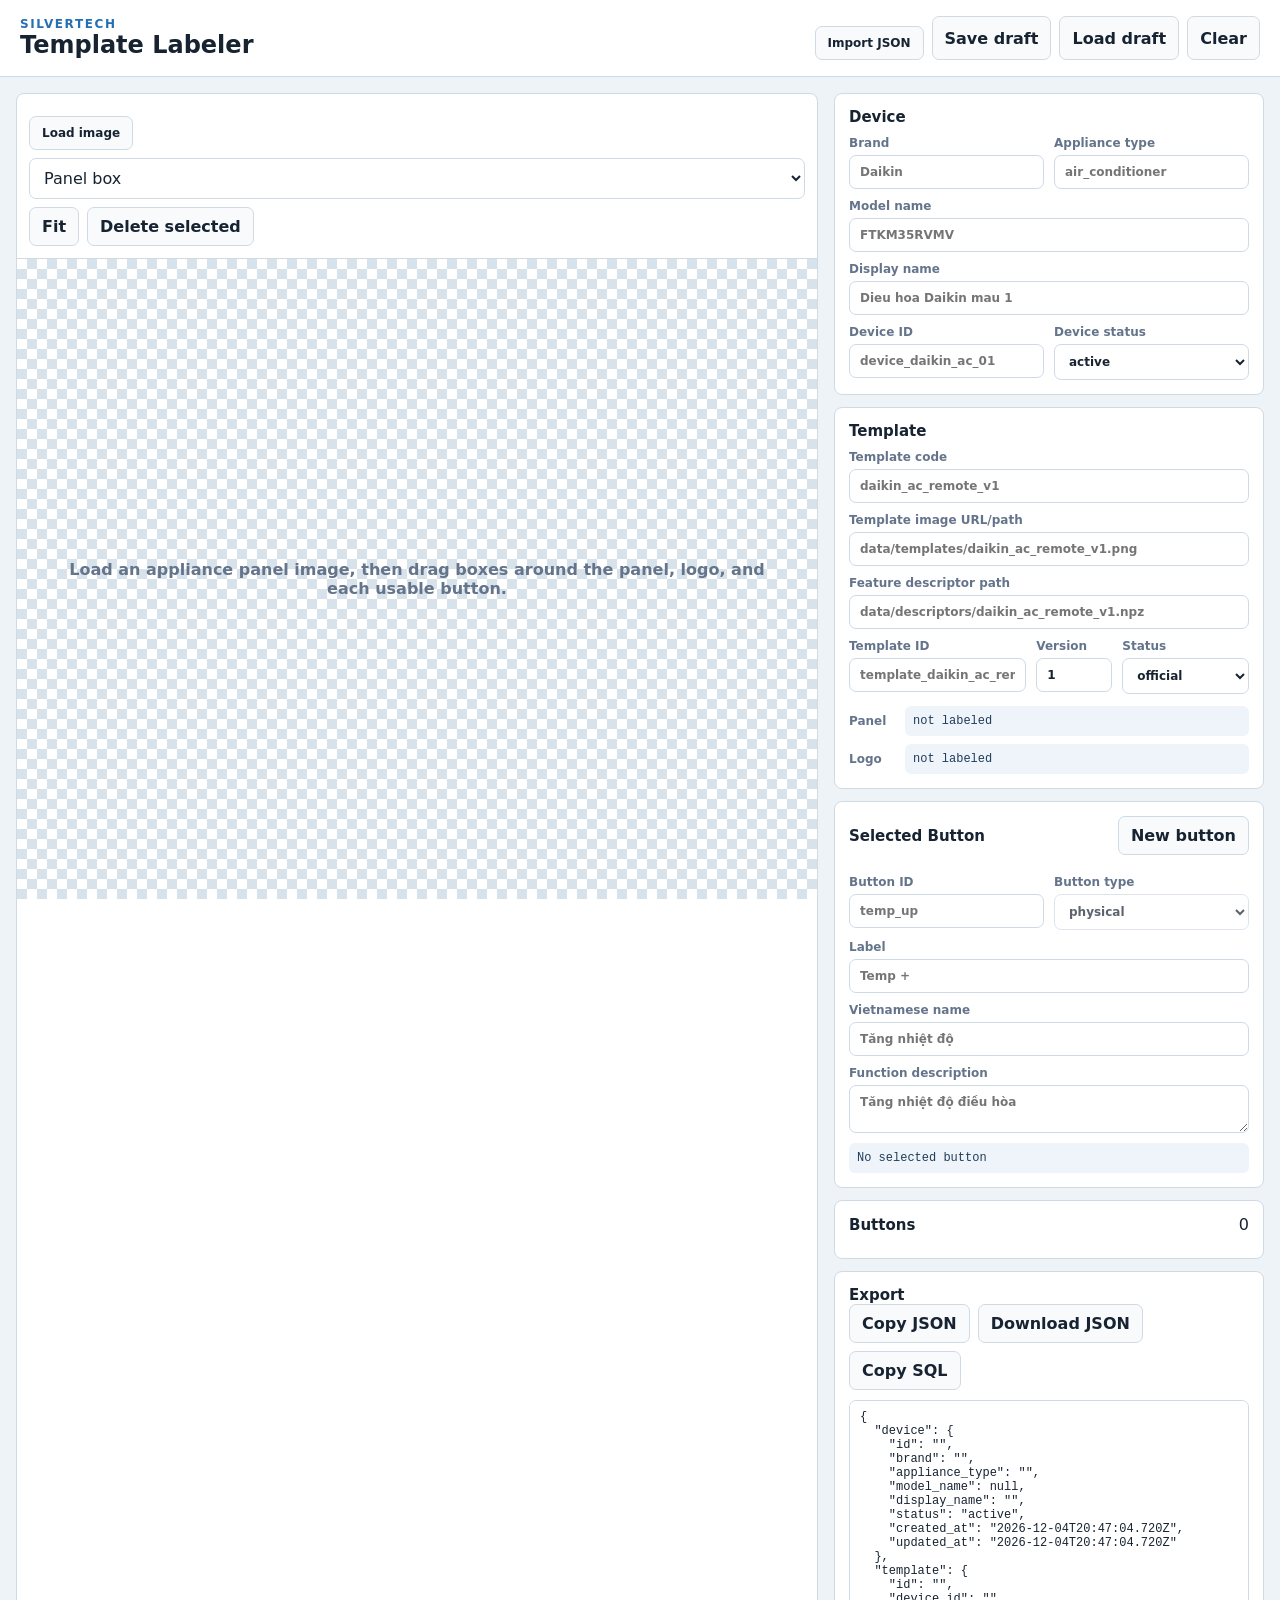
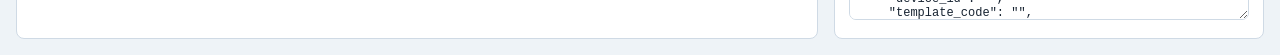
<file: label_web/index.html>
<!doctype html>
<html lang="en">
  <head>
    <meta charset="utf-8" />
    <meta name="viewport" content="width=device-width, initial-scale=1" />
    <title>SilverTech Template Labeler</title>
    <link rel="stylesheet" href="./styles.css" />
  </head>
  <body>
    <header class="topbar">
      <div>
        <div class="eyebrow">SilverTech</div>
        <h1>Template Labeler</h1>
      </div>
      <div class="actions">
        <label class="fileButton" title="Load an existing label JSON to edit bboxes">
          <input id="importJsonInput" type="file" accept=".json,application/json" />
          Import JSON
        </label>
        <button id="saveDraft" type="button">Save draft</button>
        <button id="loadDraft" type="button">Load draft</button>
        <button id="clearDraft" type="button">Clear</button>
      </div>
    </header>

    <main class="layout">
      <section class="workspace">
        <div class="toolbar">
          <label class="fileButton">
            <input id="imageInput" type="file" accept="image/*" />
            Load image
          </label>
          <select id="drawMode" aria-label="Draw mode">
            <option value="panel">Panel box</option>
            <option value="logo">Logo box</option>
            <option value="button">Button box</option>
          </select>
          <button id="fitImage" type="button">Fit</button>
          <button id="deleteSelected" type="button">Delete selected</button>
        </div>
        <div class="canvasShell">
          <canvas id="canvas" width="960" height="640"></canvas>
          <div id="emptyState" class="emptyState">
            Load an appliance panel image, then drag boxes around the panel,
            logo, and each usable button.
          </div>
        </div>
      </section>

      <aside class="side">
        <section class="panel">
          <h2>Device</h2>
          <div class="grid2">
            <label>
              Brand
              <input id="brand" placeholder="Daikin" />
            </label>
            <label>
              Appliance type
              <input id="applianceType" placeholder="air_conditioner" />
            </label>
          </div>
          <label>
            Model name
            <input id="modelName" placeholder="FTKM35RVMV" />
          </label>
          <label>
            Display name
            <input id="displayName" placeholder="Dieu hoa Daikin mau 1" />
          </label>
          <div class="grid2">
            <label>
              Device ID
              <input id="deviceId" placeholder="device_daikin_ac_01" />
            </label>
            <label>
              Device status
              <select id="deviceStatus">
                <option value="active">active</option>
                <option value="archived">archived</option>
              </select>
            </label>
          </div>
        </section>

        <section class="panel">
          <h2>Template</h2>
          <label>
            Template code
            <input id="templateCode" placeholder="daikin_ac_remote_v1" />
          </label>
          <label>
            Template image URL/path
            <input id="templateImageUrl" placeholder="data/templates/daikin_ac_remote_v1.png" />
          </label>
          <label>
            Feature descriptor path
            <input id="descriptorPath" placeholder="data/descriptors/daikin_ac_remote_v1.npz" />
          </label>
          <div class="grid3">
            <label>
              Template ID
              <input id="templateId" placeholder="template_daikin_ac_remote_v1" />
            </label>
            <label>
              Version
              <input id="version" type="number" min="1" value="1" />
            </label>
            <label>
              Status
              <select id="templateStatus">
                <option value="official">official</option>
                <option value="submitted">submitted</option>
                <option value="archived">archived</option>
              </select>
            </label>
          </div>
          <div class="boxReadout">
            <div><span>Panel</span><code id="panelReadout">not labeled</code></div>
            <div><span>Logo</span><code id="logoReadout">not labeled</code></div>
          </div>
        </section>

        <section class="panel">
          <div class="panelHeader">
            <h2>Selected Button</h2>
            <button id="newButton" type="button">New button</button>
          </div>
          <div class="grid2">
            <label>
              Button ID
              <input id="buttonId" placeholder="temp_up" />
            </label>
            <label>
              Button type
              <select id="buttonType">
                <option value="physical">physical</option>
                <option value="touch">touch</option>
                <option value="dial">dial</option>
                <option value="display">display</option>
                <option value="unknown">unknown</option>
              </select>
            </label>
          </div>
          <label>
            Label
            <input id="buttonLabel" placeholder="Temp +" />
          </label>
          <label>
            Vietnamese name
            <input id="buttonVietnameseName" placeholder="Tăng nhiệt độ" />
          </label>
          <label>
            Function description
            <textarea id="buttonDescription" rows="2" placeholder="Tăng nhiệt độ điều hòa"></textarea>
          </label>
          <code id="buttonBoxReadout" class="singleReadout">No selected button</code>
        </section>

        <section class="panel">
          <div class="panelHeader">
            <h2>Buttons</h2>
            <span id="buttonCount">0</span>
          </div>
          <div id="buttonList" class="buttonList"></div>
        </section>

        <section class="panel">
          <h2>Export</h2>
          <div class="exportActions">
            <button id="copyJson" type="button">Copy JSON</button>
            <button id="downloadJson" type="button">Download JSON</button>
            <button id="copySql" type="button">Copy SQL</button>
          </div>
          <textarea id="exportOutput" rows="12" spellcheck="false"></textarea>
        </section>
      </aside>
    </main>

    <script src="./boxes.js"></script>
    <script src="./app.js"></script>
  </body>
</html>
</file>
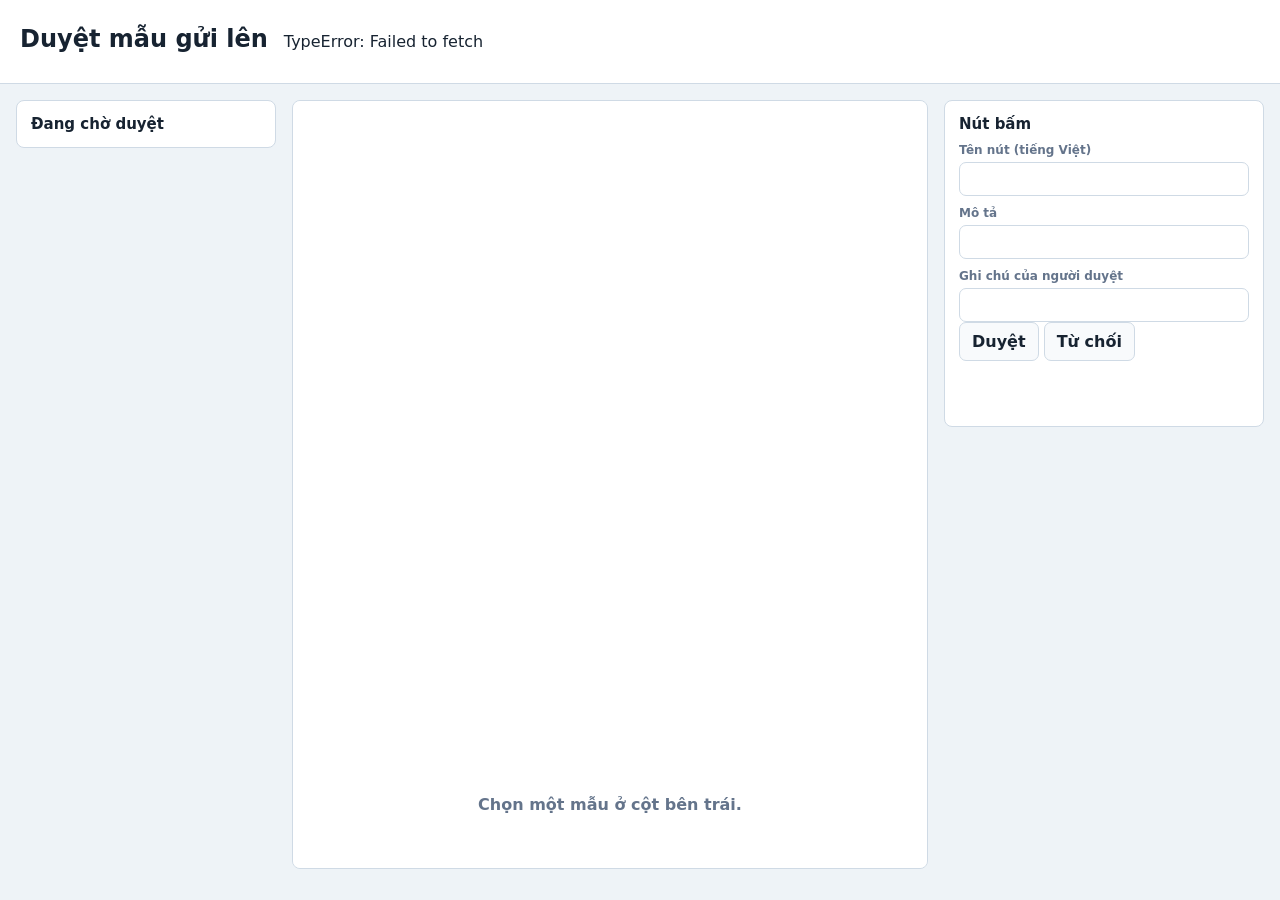
<file: label_web/review.html>
<!doctype html>
<html lang="vi">
  <head>
    <meta charset="utf-8" />
    <meta name="viewport" content="width=device-width, initial-scale=1" />
    <title>SilverTech — Duyệt mẫu gửi lên</title>
    <link rel="stylesheet" href="styles.css" />
    <style>
      main {
        display: grid;
        grid-template-columns: 260px minmax(0, 1fr) 320px;
        gap: 16px;
        padding: 16px;
        align-items: start;
      }
      header {
        display: flex;
        align-items: baseline;
        gap: 16px;
        padding: 16px 20px;
        background: var(--surface);
        border-bottom: 1px solid var(--line);
      }
      main > aside,
      main > section {
        background: var(--surface);
        border: 1px solid var(--line);
        border-radius: 8px;
        padding: 14px;
      }
      #queue,
      #buttonList {
        list-style: none;
        margin: 0;
        padding: 0;
        display: flex;
        flex-direction: column;
        gap: 8px;
      }
      #queue button,
      #buttonList button {
        width: 100%;
        text-align: left;
      }
      section {
        position: relative;
        min-height: 640px;
        overflow: auto;
      }
      #emptyState {
        color: var(--muted);
        font-weight: 750;
        padding: 40px;
        text-align: center;
      }
      canvas {
        display: block;
        touch-action: none;
      }
      #result {
        min-height: 1.2em;
        color: var(--muted);
        font-weight: 700;
      }
    </style>
  </head>
  <body>
    <header>
      <h1>Duyệt mẫu gửi lên</h1>
      <p id="connection"></p>
    </header>
    <main>
      <aside>
        <h2>Đang chờ duyệt</h2>
        <ul id="queue"></ul>
      </aside>
      <section>
        <canvas id="canvas" width="960" height="640"></canvas>
        <div id="emptyState">Chọn một mẫu ở cột bên trái.</div>
      </section>
      <aside>
        <h2>Nút bấm</h2>
        <ul id="buttonList"></ul>
        <label>Tên nút (tiếng Việt)<input id="buttonName" /></label>
        <label>Mô tả<input id="buttonUsage" /></label>
        <label>Ghi chú của người duyệt<input id="reviewerNote" /></label>
        <button id="accept">Duyệt</button>
        <button id="reject">Từ chối</button>
        <p id="result"></p>
      </aside>
    </main>
    <script src="boxes.js"></script>
    <script src="review.js"></script>
  </body>
</html>
</file>
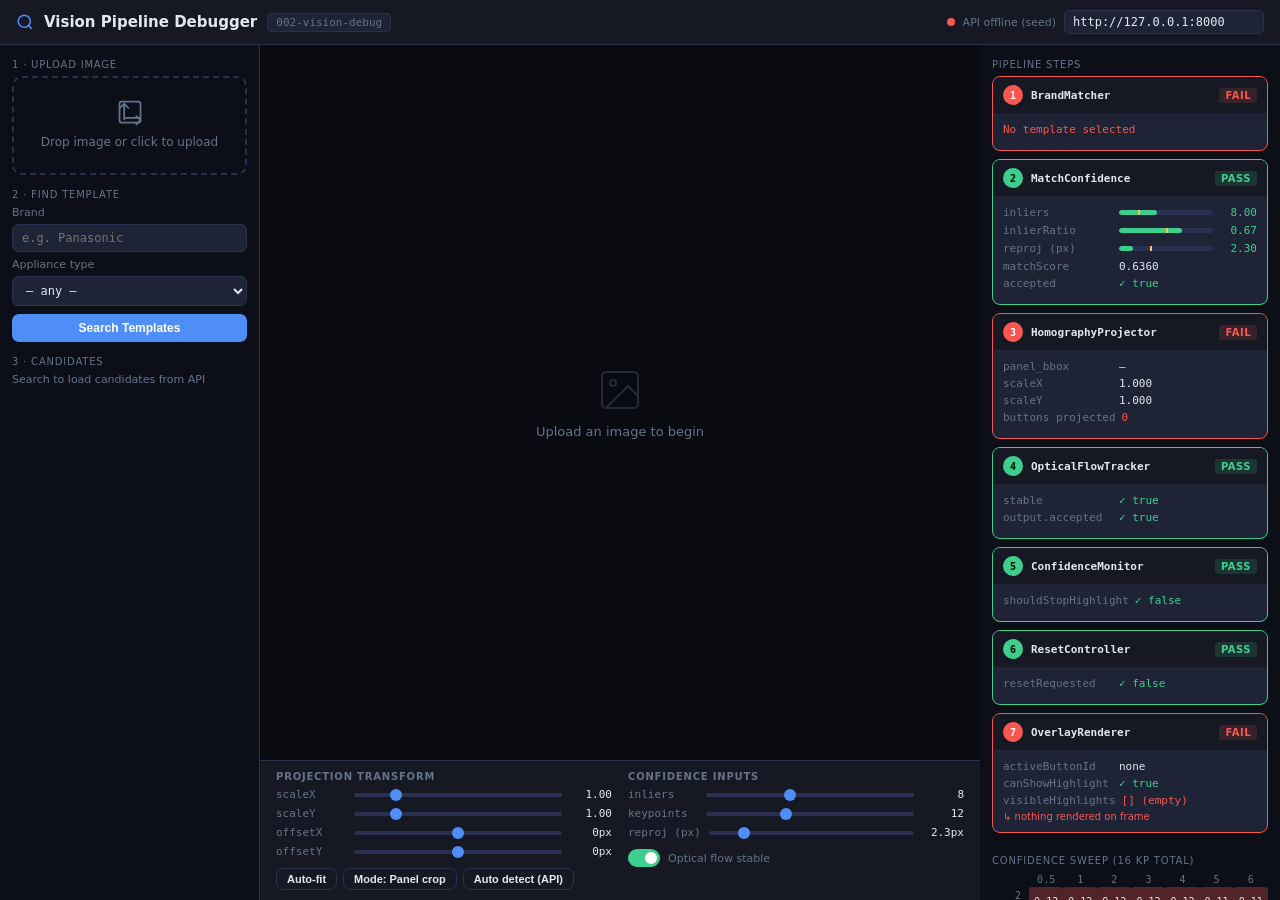
<file: apps/mobile/debug/vision_debugger.html>
<!DOCTYPE html>
<html lang="en">
<head>
<meta charset="UTF-8" />
<meta name="viewport" content="width=device-width, initial-scale=1.0" />
<title>SilverTech Vision Debugger</title>
<style>
:root {
  --bg: #0d0f18; --surface: #161923; --surface2: #1e2336;
  --border: #2a3050; --accent: #4f8ef7; --green: #3ecf8e;
  --red: #f7574f; --yellow: #f7c948; --purple: #a78bfa;
  --text: #e2e8f0; --muted: #64748b;
  --font: 'Segoe UI', system-ui, sans-serif; --mono: 'Cascadia Code','Fira Mono',monospace;
}
* { box-sizing: border-box; margin: 0; padding: 0; }
body { background: var(--bg); color: var(--text); font-family: var(--font); font-size: 13px; height: 100vh; display: flex; flex-direction: column; overflow: hidden; }

/* ── Header ── */
header {
  display: flex; align-items: center; gap: 10px; padding: 10px 16px;
  background: var(--surface); border-bottom: 1px solid var(--border);
  flex-shrink: 0;
}
header h1 { font-size: 15px; font-weight: 600; }
.badge { font-size: 11px; background: var(--surface2); border: 1px solid var(--border); border-radius: 4px; padding: 2px 8px; color: var(--muted); font-family: var(--mono); }
.api-status { margin-left: auto; display: flex; align-items: center; gap: 8px; }
.dot { width: 8px; height: 8px; border-radius: 50%; background: var(--muted); }
.dot.ok { background: var(--green); }
.dot.err { background: var(--red); }
#api-url { background: var(--surface2); border: 1px solid var(--border); border-radius: 5px; color: var(--text); padding: 4px 8px; font-size: 12px; font-family: var(--mono); width: 200px; outline: none; }
#api-url:focus { border-color: var(--accent); }

/* ── Body layout ── */
.body { display: grid; grid-template-columns: 260px 1fr 300px; flex: 1; overflow: hidden; }

/* ── Shared panel ── */
.panel { border-right: 1px solid var(--border); overflow-y: auto; padding: 14px 12px; display: flex; flex-direction: column; gap: 14px; }
.panel:last-child { border-right: none; }
.section-title { font-size: 10px; text-transform: uppercase; letter-spacing: .08em; color: var(--muted); margin-bottom: 6px; }

/* ── Form elements ── */
.field { display: flex; flex-direction: column; gap: 5px; }
.field label { font-size: 11px; color: var(--muted); display: flex; justify-content: space-between; }
.field label span { color: var(--text); font-family: var(--mono); }
input[type=text], select, input[type=number] {
  background: var(--surface2); border: 1px solid var(--border); border-radius: 6px;
  color: var(--text); padding: 6px 9px; font-size: 12px; font-family: var(--mono); outline: none; width: 100%;
}
input[type=text]:focus, select:focus { border-color: var(--accent); }
input[type=range] { -webkit-appearance: none; width: 100%; height: 4px; background: var(--border); border-radius: 2px; outline: none; }
input[type=range]::-webkit-slider-thumb { -webkit-appearance: none; width: 12px; height: 12px; background: var(--accent); border-radius: 50%; cursor: pointer; }

/* ── Buttons ── */
.btn { background: var(--accent); color: white; border: none; border-radius: 7px; padding: 7px 12px; font-size: 12px; font-weight: 600; cursor: pointer; transition: opacity .15s; width: 100%; }
.btn:hover { opacity: .85; }
.btn.ghost { background: transparent; border: 1px solid var(--border); color: var(--text); }
.btn.danger { background: var(--red); }
.btn.success { background: var(--green); color: #000; }
.btn.sm { padding: 4px 10px; font-size: 11px; width: auto; }

/* ── Upload zone ── */
.upload-zone {
  border: 2px dashed var(--border); border-radius: 10px; padding: 20px 10px;
  text-align: center; cursor: pointer; transition: border-color .2s, background .2s;
  color: var(--muted); font-size: 12px;
}
.upload-zone:hover, .upload-zone.drag { border-color: var(--accent); background: rgba(79,142,247,.05); }
.upload-zone input { display: none; }

/* ── Candidate cards ── */
.candidate-card {
  background: var(--surface2); border: 1px solid var(--border); border-radius: 8px;
  padding: 8px 10px; cursor: pointer; transition: border-color .15s;
}
.candidate-card:hover { border-color: var(--accent); }
.candidate-card.selected { border-color: var(--green); background: rgba(62,207,142,.06); }
.card-brand { font-weight: 600; font-size: 12px; }
.card-sub { font-size: 11px; color: var(--muted); margin-top: 2px; font-family: var(--mono); }
.card-id { font-size: 10px; color: var(--muted); margin-top: 3px; font-family: var(--mono); }

/* ── Button list ── */
.btn-item {
  display: flex; align-items: center; gap: 8px; padding: 5px 8px;
  border-radius: 6px; cursor: pointer; transition: background .1s;
}
.btn-item:hover { background: var(--surface2); }
.btn-item.active { background: rgba(79,142,247,.12); }
.btn-dot { width: 8px; height: 8px; border-radius: 2px; flex-shrink: 0; }
.btn-item-id { font-family: var(--mono); font-size: 11px; flex: 1; }
.btn-item-label { font-size: 11px; color: var(--muted); }

/* ── Main canvas area ── */
.main { display: flex; flex-direction: column; overflow: hidden; }
.canvas-wrap {
  flex: 1; position: relative; background: #0a0b11; overflow: hidden;
  display: flex; align-items: center; justify-content: center;
}
#main-canvas { max-width: 100%; max-height: 100%; display: block; cursor: crosshair; }
.canvas-placeholder {
  display: flex; flex-direction: column; align-items: center; gap: 10px;
  color: var(--muted); font-size: 13px;
}
.canvas-placeholder svg { opacity: .3; }

/* ── Controls bar below canvas ── */
.controls-bar {
  flex-shrink: 0; background: var(--surface); border-top: 1px solid var(--border);
  padding: 10px 16px; display: grid; grid-template-columns: 1fr 1fr; gap: 16px;
}
.ctrl-group { display: flex; flex-direction: column; gap: 6px; }
.ctrl-group h3 { font-size: 10px; text-transform: uppercase; letter-spacing: .08em; color: var(--muted); }
.slider-row { display: flex; align-items: center; gap: 8px; }
.slider-row label { font-size: 11px; color: var(--muted); font-family: var(--mono); min-width: 70px; }
.slider-row input[type=range] { flex: 1; }
.slider-row span { font-family: var(--mono); font-size: 11px; min-width: 42px; text-align: right; color: var(--text); }
.toggle-row { display: flex; align-items: center; gap: 8px; }
.toggle { position: relative; width: 32px; height: 18px; }
.toggle input { opacity: 0; width: 0; height: 0; }
.slider-t { position: absolute; inset: 0; background: var(--border); border-radius: 18px; cursor: pointer; transition: .2s; }
.slider-t:before { content:''; position:absolute; width:12px; height:12px; left:3px; top:3px; background:white; border-radius:50%; transition:.2s; }
input:checked + .slider-t { background: var(--green); }
input:checked + .slider-t:before { transform: translateX(14px); }

/* ── Right pipeline panel ── */
.step-card { background: var(--surface2); border: 1px solid var(--border); border-radius: 8px; overflow: hidden; opacity: .5; transition: opacity .2s, border-color .2s; margin-bottom: 8px; }
.step-card.active { opacity: 1; }
.step-card.pass { border-color: var(--green); }
.step-card.fail { border-color: var(--red); }
.step-head { display: flex; align-items: center; gap: 8px; padding: 8px 10px; background: var(--surface); cursor: pointer; user-select: none; }
.step-n { width: 20px; height: 20px; border-radius: 50%; background: var(--border); font-size: 10px; font-weight: 700; display: flex; align-items: center; justify-content: center; flex-shrink: 0; font-family: var(--mono); color: var(--muted); }
.step-card.pass .step-n { background: var(--green); color: #000; }
.step-card.fail .step-n { background: var(--red); color: #fff; }
.step-t { flex: 1; font-size: 11px; font-weight: 600; font-family: var(--mono); }
.step-v { font-size: 10px; font-weight: 700; letter-spacing: .05em; padding: 2px 6px; border-radius: 3px; }
.step-card.pass .step-v { background: rgba(62,207,142,.15); color: var(--green); }
.step-card.fail .step-v { background: rgba(247,87,79,.15); color: var(--red); }
.step-body { padding: 10px; display: none; font-size: 11px; }
.step-body.open { display: block; }
.kv { display: flex; gap: 6px; margin-bottom: 4px; }
.kv-k { color: var(--muted); font-family: var(--mono); min-width: 110px; }
.kv-v { font-family: var(--mono); }
.ok { color: var(--green); } .bad { color: var(--red); } .warn { color: var(--yellow); }

.bar-row { display: flex; align-items: center; gap: 6px; margin-bottom: 5px; }
.bar-k { color: var(--muted); font-family: var(--mono); font-size: 11px; min-width: 110px; }
.bar-track { flex: 1; height: 5px; background: var(--border); border-radius: 3px; position: relative; overflow: hidden; }
.bar-fill { height: 100%; border-radius: 3px; transition: width .3s; }
.bar-fill.ok { background: var(--green); }
.bar-fill.bad { background: var(--red); }
.bar-thresh { position: absolute; top: -1px; bottom: -1px; width: 2px; background: var(--yellow); border-radius: 1px; }
.bar-v { font-family: var(--mono); font-size: 11px; min-width: 38px; text-align: right; }

/* ── Sweep ── */
table.heatmap { border-collapse: collapse; font-family: var(--mono); font-size: 10px; width: 100%; }
table.heatmap th { color: var(--muted); font-weight: 500; padding: 2px 5px; text-align: center; }
table.heatmap td { padding: 3px 5px; text-align: center; border-radius: 3px; cursor: default; }
table.heatmap .rh { color: var(--muted); text-align: right; padding-right: 8px; white-space: nowrap; }

/* ── Tooltip ── */
#tooltip {
  position: fixed; background: var(--surface); border: 1px solid var(--border);
  border-radius: 8px; padding: 8px 12px; font-size: 12px; pointer-events: none;
  display: none; z-index: 100; max-width: 220px; line-height: 1.6;
  box-shadow: 0 4px 20px rgba(0,0,0,.4);
}
</style>
</head>
<body>

<!-- ── Header ── -->
<header>
  <svg width="18" height="18" viewBox="0 0 24 24" fill="none" stroke="#4f8ef7" stroke-width="2">
    <circle cx="11" cy="11" r="8"/><path d="m21 21-4.35-4.35"/>
  </svg>
  <h1>Vision Pipeline Debugger</h1>
  <span class="badge">002-vision-debug</span>
  <div class="api-status">
    <div class="dot" id="api-dot"></div>
    <span id="api-label" style="font-size:11px;color:var(--muted)">API</span>
    <input type="text" id="api-url" value="http://127.0.0.1:8000" onchange="checkApi()" />
  </div>
</header>

<div class="body">

  <!-- ── Left panel: image + template selection ── -->
  <div class="panel" id="left-panel">
    <div>
      <div class="section-title">1 · Upload Image</div>
      <div class="upload-zone" id="drop-zone" onclick="document.getElementById('file-input').click()"
           ondragover="e=>e.preventDefault()" ondrop="handleDrop(event)">
        <input type="file" id="file-input" accept="image/*" onchange="handleFile(this.files[0])" />
        <svg width="28" height="28" viewBox="0 0 24 24" fill="none" stroke="currentColor" stroke-width="1.5" style="margin:0 auto 6px">
          <rect x="3" y="3" width="18" height="18" rx="2"/><path d="m3 9 4-4 4 4M7 5v14M17 15l4 4-4 4M21 17H7"/>
        </svg>
        <div>Drop image or click to upload</div>
        <div id="file-name" style="font-family:var(--mono);font-size:10px;margin-top:4px;color:var(--accent)"></div>
      </div>
    </div>

    <div>
      <div class="section-title">2 · Find Template</div>
      <div class="field" style="margin-bottom:6px">
        <label>Brand</label>
        <input type="text" id="filter-brand" placeholder="e.g. Panasonic" />
      </div>
      <div class="field" style="margin-bottom:8px">
        <label>Appliance type</label>
        <select id="filter-type">
          <option value="">— any —</option>
          <option value="washing_machine">Washing machine</option>
          <option value="microwave">Microwave</option>
          <option value="air_conditioner">Air conditioner</option>
          <option value="refrigerator">Refrigerator</option>
        </select>
      </div>
      <button class="btn" onclick="findCandidates()">Search Templates</button>
    </div>

    <div>
      <div class="section-title">3 · Candidates</div>
      <div id="candidates-list">
        <div style="font-size:11px;color:var(--muted)">Search to load candidates from API</div>
      </div>
    </div>

    <div id="template-detail-section" style="display:none">
      <div class="section-title">Selected template</div>
      <div id="template-detail"></div>
    </div>

    <div id="button-list-section" style="display:none">
      <div class="section-title">Buttons <span id="btn-count" style="color:var(--muted)"></span></div>
      <div id="button-list"></div>
    </div>

    <div id="ref-section" style="display:none">
      <div class="section-title">Reference — bboxes in DB</div>
      <canvas id="ref-canvas" style="width:100%;border-radius:6px;border:1px solid var(--border);background:#0a0b11;display:block;cursor:crosshair"
              onmousemove="handleRefHover(event)" onmouseleave="hideTooltip()"></canvas>
      <p style="font-size:10px;color:var(--muted);margin-top:4px">Gold = panel_bbox · Red = logo · Colored = buttons · Hover for details</p>
    </div>
  </div>

  <!-- ── Center: canvas + controls ── -->
  <div class="main">
    <div class="canvas-wrap" id="canvas-wrap">
      <div class="canvas-placeholder" id="placeholder">
        <svg width="48" height="48" viewBox="0 0 24 24" fill="none" stroke="currentColor" stroke-width="1">
          <rect x="3" y="3" width="18" height="18" rx="2"/>
          <circle cx="8.5" cy="8.5" r="1.5"/>
          <path d="m21 15-5-5L5 21"/>
        </svg>
        <div>Upload an image to begin</div>
      </div>
      <canvas id="main-canvas" style="display:none" onmousemove="handleHover(event)" onmouseleave="hideTooltip()"></canvas>
    </div>

    <div class="controls-bar">
      <div class="ctrl-group">
        <h3>Projection Transform</h3>
        <div class="slider-row">
          <label>scaleX</label>
          <input type="range" id="sX" min="0.1" max="5" step="0.01" value="1"
            oninput="setSliderLabel('sX','lsX',v=>v.toFixed(2));redraw()" />
          <span id="lsX">1.00</span>
        </div>
        <div class="slider-row">
          <label>scaleY</label>
          <input type="range" id="sY" min="0.1" max="5" step="0.01" value="1"
            oninput="setSliderLabel('sY','lsY',v=>v.toFixed(2));redraw()" />
          <span id="lsY">1.00</span>
        </div>
        <div class="slider-row">
          <label>offsetX</label>
          <input type="range" id="oX" min="-400" max="400" value="0"
            oninput="setSliderLabel('oX','loX',v=>Math.round(v)+'px');redraw()" />
          <span id="loX">0px</span>
        </div>
        <div class="slider-row">
          <label>offsetY</label>
          <input type="range" id="oY" min="-400" max="400" value="0"
            oninput="setSliderLabel('oY','loY',v=>Math.round(v)+'px');redraw()" />
          <span id="loY">0px</span>
        </div>
        <div style="display:flex;gap:6px;margin-top:4px">
          <button class="btn ghost sm" onclick="autoFit()">Auto-fit</button>
          <button class="btn ghost sm" id="mode-btn" onclick="toggleMode()" title="Panel crop: uploaded image shows only the panel region. Full template: uploaded image is the original full-res template file. Logo anchor: drag a box over the brand logo; buttons are placed from logo-relative offsets.">Mode: Panel crop</button>
          <button class="btn ghost sm" id="auto-detect-btn" onclick="autoDetectLogo()" title="Send the uploaded photo to POST /api/vision/logo-anchor: server detects the logo (multi-scale matchTemplate) and refines with ORB homography.">Auto detect (API)</button>
          <span id="tier-badge" style="display:none;font-family:var(--mono);font-size:10px;padding:2px 8px;border-radius:10px;border:1px solid var(--border)"></span>
        </div>
      </div>

      <div class="ctrl-group">
        <h3>Confidence Inputs</h3>
        <div class="slider-row">
          <label>inliers</label>
          <input type="range" id="ci" min="0" max="20" value="8"
            oninput="setSliderLabel('ci','lci',v=>Math.round(v));runPipeline()" />
          <span id="lci">8</span>
        </div>
        <div class="slider-row">
          <label>keypoints</label>
          <input type="range" id="ck" min="1" max="30" value="12"
            oninput="setSliderLabel('ck','lck',v=>Math.round(v));runPipeline()" />
          <span id="lck">12</span>
        </div>
        <div class="slider-row">
          <label>reproj (px)</label>
          <input type="range" id="cr" min="0" max="15" step="0.1" value="2.3"
            oninput="setSliderLabel('cr','lcr',v=>parseFloat(v).toFixed(1)+'px');runPipeline()" />
          <span id="lcr">2.3px</span>
        </div>
        <div class="toggle-row" style="margin-top:4px">
          <label class="toggle">
            <input type="checkbox" id="stable" checked onchange="runPipeline()" />
            <span class="slider-t"></span>
          </label>
          <span style="font-size:11px;color:var(--muted)">Optical flow stable</span>
        </div>
      </div>
    </div>
  </div>

  <!-- ── Right: pipeline + sweep ── -->
  <div class="panel">
    <div>
      <div class="section-title">Pipeline Steps</div>

      <div class="step-card active" id="step1">
        <div class="step-head" onclick="toggleStep('sb1')">
          <div class="step-n">1</div>
          <div class="step-t">BrandMatcher</div>
          <div class="step-v" id="sv1">—</div>
        </div>
        <div class="step-body open" id="sb1"></div>
      </div>

      <div class="step-card active" id="step2">
        <div class="step-head" onclick="toggleStep('sb2')">
          <div class="step-n">2</div>
          <div class="step-t">MatchConfidence</div>
          <div class="step-v" id="sv2">—</div>
        </div>
        <div class="step-body open" id="sb2"></div>
      </div>

      <div class="step-card active" id="step3">
        <div class="step-head" onclick="toggleStep('sb3')">
          <div class="step-n">3</div>
          <div class="step-t">HomographyProjector</div>
          <div class="step-v" id="sv3">—</div>
        </div>
        <div class="step-body open" id="sb3"></div>
      </div>

      <div class="step-card active" id="step4">
        <div class="step-head" onclick="toggleStep('sb4')">
          <div class="step-n">4</div>
          <div class="step-t">OpticalFlowTracker</div>
          <div class="step-v" id="sv4">—</div>
        </div>
        <div class="step-body open" id="sb4"></div>
      </div>

      <div class="step-card active" id="step5">
        <div class="step-head" onclick="toggleStep('sb5')">
          <div class="step-n">5</div>
          <div class="step-t">ConfidenceMonitor</div>
          <div class="step-v" id="sv5">—</div>
        </div>
        <div class="step-body open" id="sb5"></div>
      </div>

      <div class="step-card active" id="step6">
        <div class="step-head" onclick="toggleStep('sb6')">
          <div class="step-n">6</div>
          <div class="step-t">ResetController</div>
          <div class="step-v" id="sv6">—</div>
        </div>
        <div class="step-body open" id="sb6"></div>
      </div>

      <div class="step-card active" id="step7">
        <div class="step-head" onclick="toggleStep('sb7')">
          <div class="step-n">7</div>
          <div class="step-t">OverlayRenderer</div>
          <div class="step-v" id="sv7">—</div>
        </div>
        <div class="step-body open" id="sb7"></div>
      </div>
    </div>

    <div>
      <div class="section-title">Confidence Sweep <span style="color:var(--muted)">(16 kp total)</span></div>
      <div id="sweep" style="overflow-x:auto"></div>
    </div>
  </div>

</div>

<div id="tooltip"></div>

<script>
// ── Seeded fallback data (used when API is offline) ───────────────────────────
const SEED_CANDIDATES = [
  { id:'template_toshiba_washer_panel_v1', brand:'Toshiba', appliance_type:'washing_machine', template_code:'toshiba_washer_panel_v1', version:1, status:'official', template_image_url:'', logo_bbox:{x:20,y:10,width:120,height:40}, panel_bbox:{x:0,y:0,width:640,height:240} },
  { id:'template_panasonic_washer_panel_v1', brand:'Panasonic', appliance_type:'washing_machine', template_code:'panasonic_washer_panel_v1', version:1, status:'official', template_image_url:'', logo_bbox:{x:25,y:12,width:150,height:38}, panel_bbox:{x:0,y:0,width:640,height:240} },
  { id:'template_panasonic_microwave_nn_gt35hm_v1', brand:'Panasonic', appliance_type:'microwave', template_code:'panasonic_microwave_nn_gt35hm_v1', version:1, status:'official', template_image_url:'data/templates/panasonic_microwave_nn_gt35hm.png', logo_bbox:{x:476,y:3862,width:857,height:226}, panel_bbox:{x:238,y:428,width:5301,height:3701}, image_width:5712, image_height:4284 },
  { id:'template_daikin_ac_remote_v1', brand:'Daikin', appliance_type:'air_conditioner', template_code:'daikin_ac_remote_v1', version:1, status:'official', template_image_url:'', logo_bbox:{x:50,y:8,width:100,height:30}, panel_bbox:{x:0,y:0,width:320,height:720} },
];
const SEED_BUTTONS = {
  template_toshiba_washer_panel_v1: [
    { button_id:'start_pause', label:'Start/Pause', vietnamese_name:'Bat dau / Tam dung', function_description:'Bat dau hoac tam dung chu trinh giat', bbox_template_coordinates:{x:500,y:150,width:90,height:55}, button_type:'physical' },
    { button_id:'quick_wash', label:'Quick', vietnamese_name:'Giat nhanh', function_description:'Chon che do giat nhanh', bbox_template_coordinates:{x:210,y:145,width:85,height:50}, button_type:'touch' },
    { button_id:'dry_mode', label:'Dry', vietnamese_name:'Say', function_description:'Chon che do say', bbox_template_coordinates:{x:315,y:145,width:80,height:50}, button_type:'touch' },
  ],
  template_panasonic_washer_panel_v1: [
    { button_id:'start_pause', label:'Start', vietnamese_name:'Bat dau', function_description:'Bat dau chu trinh', bbox_template_coordinates:{x:505,y:140,width:88,height:58}, button_type:'physical' },
    { button_id:'quick_wash', label:'Speedy', vietnamese_name:'Giat nhanh', function_description:'Chon che do giat nhanh', bbox_template_coordinates:{x:230,y:132,width:92,height:52}, button_type:'touch' },
  ],
  // Coords are in full-image space; projectButtons() subtracts panel_bbox.x/y before scaling
  template_panasonic_microwave_nn_gt35hm_v1: [
    { button_id:'micro_power',  label:'Vi sóng',           vietnamese_name:'Vi sóng',           function_description:'Chọn mức công suất lò vi sóng',    bbox_template_coordinates:{x:4284,y:1214,width:583,height:345}, button_type:'touch' },
    { button_id:'time_10_min',  label:'10 phút',           vietnamese_name:'10 phút',            function_description:'Tăng thời gian lên 10 phút',        bbox_template_coordinates:{x:4873,y:1238,width:553,height:345}, button_type:'touch' },
    { button_id:'grill',        label:'Nướng',             vietnamese_name:'nướng',              function_description:'Chọn chế độ nướng',                 bbox_template_coordinates:{x:4278,y:1583,width:583,height:315}, button_type:'touch' },
    { button_id:'time_1_min',   label:'1 phút',            vietnamese_name:'1 phút',             function_description:'Tăng thời gian lên 1 phút',         bbox_template_coordinates:{x:4855,y:1577,width:577,height:298}, button_type:'touch' },
    { button_id:'combination',  label:'Nấu kết hợp',       vietnamese_name:'Nấu kết hợp',        function_description:'Chế độ vi sóng + nướng kết hợp',    bbox_template_coordinates:{x:4266,y:1880,width:577,height:339}, button_type:'touch' },
    { button_id:'time_10_sec',  label:'10 giây',           vietnamese_name:'10 giây',            function_description:'Tăng thời gian lên 10 giây',        bbox_template_coordinates:{x:4831,y:1874,width:607,height:333}, button_type:'touch' },
    { button_id:'turbo_defrost',label:'Rã đông',           vietnamese_name:'rã đông',            function_description:'Rã đông theo khối lượng',           bbox_template_coordinates:{x:4278,y:2207,width:559,height:333}, button_type:'touch' },
    { button_id:'up',           label:'Tăng ▲',            vietnamese_name:'tăng',               function_description:'Tăng khối lượng / mức',             bbox_template_coordinates:{x:4837,y:2184,width:595,height:333}, button_type:'touch' },
    { button_id:'auto_reheat',  label:'Hâm nóng',          vietnamese_name:'hâm nóng',           function_description:'Hâm nóng tự động theo trọng lượng', bbox_template_coordinates:{x:4248,y:2535,width:595,height:315}, button_type:'touch' },
    { button_id:'down',         label:'Giảm ▼',            vietnamese_name:'giảm',               function_description:'Giảm khối lượng / mức',             bbox_template_coordinates:{x:4843,y:2523,width:589,height:298}, button_type:'touch' },
    { button_id:'auto_menu',    label:'Nấu tự động',       vietnamese_name:'nấu tự động',        function_description:'Chọn thực đơn nấu tự động',         bbox_template_coordinates:{x:4260,y:2826,width:571,height:321}, button_type:'touch' },
    { button_id:'time_clock',   label:'Hẹn giờ',           vietnamese_name:'hẹn giờ/đồng hồ',   function_description:'Cài đồng hồ hoặc hẹn giờ',          bbox_template_coordinates:{x:4831,y:2838,width:589,height:286}, button_type:'touch' },
    { button_id:'add_time',     label:'Thêm giờ',          vietnamese_name:'thêm thời gian',     function_description:'Thêm thời gian nấu',                bbox_template_coordinates:{x:4296,y:3350,width:547,height:309}, button_type:'touch' },
    { button_id:'quick_30',     label:'Chọn nhanh 30',     vietnamese_name:'chọn nhanh 30',      function_description:'Nấu nhanh 30 giây',                 bbox_template_coordinates:{x:4849,y:3320,width:547,height:327}, button_type:'touch' },
    { button_id:'stop_reset',   label:'Dừng/Cài lại',      vietnamese_name:'dừng/cài đặt lại',   function_description:'Dừng hoặc cài đặt lại lò',          bbox_template_coordinates:{x:4260,y:3653,width:565,height:321}, button_type:'touch' },
    { button_id:'start',        label:'Khởi động',         vietnamese_name:'khởi động',          function_description:'Bắt đầu nấu',                       bbox_template_coordinates:{x:4825,y:3647,width:583,height:333}, button_type:'physical' },
  ],
  template_daikin_ac_remote_v1: [
    { button_id:'temp_up', label:'Temp +', vietnamese_name:'Tang nhiet do', function_description:'Tang nhiet do dieu hoa', bbox_template_coordinates:{x:180,y:235,width:70,height:55}, button_type:'physical' },
  ],
};

// ── State ─────────────────────────────────────────────────────────────────────
let currentImage = null;        // HTMLImageElement
let currentFile = null;         // original File for API upload
let apiAnchorResult = null;     // response of POST /api/vision/logo-anchor
let currentTemplate = null;     // TemplateSummary
let currentButtons = [];        // ButtonSchema[]
let activeButtonId = null;
let apiOnline = false;

const BUTTON_COLORS = ['#4f8ef7','#3ecf8e','#f7c948','#a78bfa','#f7574f','#38bdf8','#fb923c'];

function apiBase() { return document.getElementById('api-url').value.replace(/\/$/, ''); }

// ── API check ─────────────────────────────────────────────────────────────────
async function checkApi() {
  try {
    const r = await fetch(apiBase() + '/docs', { mode: 'no-cors' });
    apiOnline = true;
  } catch {
    apiOnline = false;
  }
  document.getElementById('api-dot').className = 'dot ' + (apiOnline ? 'ok' : 'err');
  document.getElementById('api-label').textContent = apiOnline ? 'API online' : 'API offline (seed)';
}

// ── Template search ───────────────────────────────────────────────────────────
async function findCandidates() {
  const brand = document.getElementById('filter-brand').value.trim() || null;
  const type  = document.getElementById('filter-type').value || null;

  let candidates = [];
  try {
    const body = { brand_confidence: brand ? 0.9 : 0 };
    if (brand) body.brand = brand;
    if (type)  body.appliance_type = type;

    const r = await fetch(apiBase() + '/api/vision/candidates', {
      method: 'POST',
      headers: { 'Content-Type': 'application/json' },
      body: JSON.stringify(body),
    });
    if (!r.ok) throw new Error('HTTP ' + r.status);
    const data = await r.json();
    candidates = data.candidates;
    apiOnline = true;
  } catch {
    apiOnline = false;
    candidates = SEED_CANDIDATES.filter(c =>
      (!brand || c.brand.toLowerCase().includes(brand.toLowerCase())) &&
      (!type  || c.appliance_type === type)
    );
  }
  document.getElementById('api-dot').className = 'dot ' + (apiOnline ? 'ok' : 'err');
  document.getElementById('api-label').textContent = apiOnline ? 'API online' : 'API offline (seed)';

  renderCandidates(candidates);
}

function renderCandidates(list) {
  const el = document.getElementById('candidates-list');
  if (!list.length) {
    el.innerHTML = '<div style="font-size:11px;color:var(--muted)">No candidates found</div>';
    return;
  }
  el.innerHTML = list.map(c => `
    <div class="candidate-card" onclick="selectTemplate('${c.id}', this)">
      <div class="card-brand">${c.brand}</div>
      <div class="card-sub">${c.appliance_type.replace('_',' ')} · v${c.version} · ${c.status}</div>
      <div class="card-id">${c.id}</div>
    </div>
  `).join('');
}

// Select a template when only the id is known (e.g. server auto-detected it).
async function selectTemplateById(id) {
  const card = [...document.querySelectorAll('.candidate-card')]
    .find(c => c.querySelector('.card-id')?.textContent === id) || null;
  await selectTemplate(id, card);
}

async function selectTemplate(id, el) {
  document.querySelectorAll('.candidate-card').forEach(c => c.classList.remove('selected'));
  el?.classList.add('selected');

  let template = null, buttons = [];
  try {
    const r = await fetch(apiBase() + '/api/templates/' + id);
    if (!r.ok) throw new Error('HTTP ' + r.status);
    const data = await r.json();
    template = data;
    buttons = data.buttons || [];
  } catch {
    template = SEED_CANDIDATES.find(c => c.id === id);
    buttons = SEED_BUTTONS[id] || [];
  }

  currentTemplate = template;
  currentButtons = buttons;
  activeButtonId = buttons[0]?.button_id || null;

  renderTemplateDetail(template);
  renderButtonList(buttons);
  renderReference(template, buttons);
  autoFit();
  runPipeline();
}

function renderTemplateDetail(t) {
  const sec = document.getElementById('template-detail-section');
  sec.style.display = '';
  const pb = t.panel_bbox;
  document.getElementById('template-detail').innerHTML = `
    <div class="kv"><span class="kv-k">brand</span><span class="kv-v">${t.brand}</span></div>
    <div class="kv"><span class="kv-k">type</span><span class="kv-v">${t.appliance_type}</span></div>
    <div class="kv"><span class="kv-k">panel_bbox</span><span class="kv-v">${pb ? pb.width+'×'+pb.height : '—'}</span></div>
    <div class="kv"><span class="kv-k">id</span><span class="kv-v" style="font-size:10px">${t.id}</span></div>
  `;
}

function renderButtonList(buttons) {
  const sec = document.getElementById('button-list-section');
  sec.style.display = '';
  document.getElementById('btn-count').textContent = `(${buttons.length})`;
  document.getElementById('button-list').innerHTML = buttons.map((b, i) => `
    <div class="btn-item ${b.button_id === activeButtonId ? 'active' : ''}"
         onclick="setActiveButton('${b.button_id}')">
      <div class="btn-dot" style="background:${BUTTON_COLORS[i % BUTTON_COLORS.length]}"></div>
      <span class="btn-item-id">${b.button_id}</span>
      <span class="btn-item-label">${b.label}</span>
    </div>
  `).join('');
}

// ── Reference image view ──────────────────────────────────────────────────────
let _refProjected = [];

function renderReference(template, buttons) {
  const sec = document.getElementById('ref-section');
  if (!template.template_image_url) { sec.style.display = 'none'; return; }
  sec.style.display = '';
  const canvas = document.getElementById('ref-canvas');

  const imgPath = '../../../' + template.template_image_url;
  const img = new Image();
  img.onload = () => {
    const displayW = canvas.offsetWidth || 236;
    const scale = displayW / img.naturalWidth;
    canvas.width  = displayW;
    canvas.height = Math.round(img.naturalHeight * scale);
    const ctx = canvas.getContext('2d');
    ctx.drawImage(img, 0, 0, canvas.width, canvas.height);

    // Panel bbox — gold outline
    const pb = template.panel_bbox;
    if (pb) {
      ctx.strokeStyle = '#f7c948'; ctx.lineWidth = 2; ctx.setLineDash([6,4]);
      ctx.strokeRect(pb.x*scale, pb.y*scale, pb.width*scale, pb.height*scale);
      ctx.setLineDash([]);
      ctx.fillStyle = 'rgba(247,201,72,0.08)';
      ctx.fillRect(pb.x*scale, pb.y*scale, pb.width*scale, pb.height*scale);
      ctx.fillStyle = '#f7c948'; ctx.font = `bold ${Math.max(8, 10*scale)}px monospace`;
      ctx.fillText('panel_bbox', (pb.x+4)*scale, (pb.y+14)*scale);
    }

    // Logo bbox — red outline (anchor for logo-relative offsets)
    const lb = template.logo_bbox;
    if (lb) {
      ctx.strokeStyle = '#ff4d4d'; ctx.lineWidth = 2;
      ctx.strokeRect(lb.x*scale, lb.y*scale, lb.width*scale, lb.height*scale);
      ctx.fillStyle = '#ff4d4d'; ctx.font = `bold ${Math.max(8, 10*scale)}px monospace`;
      ctx.fillText('logo', (lb.x+4)*scale, (lb.y-4)*scale);
    }

    // Buttons — absolute coords
    _refProjected = buttons.map((b, i) => {
      const bb = b.bbox_template_coordinates;
      const px = bb.x*scale, py = bb.y*scale, pw = bb.width*scale, ph = bb.height*scale;
      const color = BUTTON_COLORS[i % BUTTON_COLORS.length];
      ctx.strokeStyle = color; ctx.lineWidth = 1.5;
      ctx.strokeRect(px, py, pw, ph);
      ctx.fillStyle = color.replace(')', ',0.15)').replace('rgb(','rgba(').replace('#', 'rgba(') || 'rgba(79,142,247,0.15)';
      ctx.globalAlpha = 0.2; ctx.fillRect(px, py, pw, ph); ctx.globalAlpha = 1;
      const fontSize = Math.max(7, Math.min(ph * 0.28, 11));
      ctx.font = `bold ${fontSize}px monospace`; ctx.textAlign = 'center'; ctx.textBaseline = 'middle';
      ctx.fillStyle = color;
      ctx.fillText(b.label, px + pw/2, py + ph/2);
      return { ...b, px, py, pw, ph, color };
    });
  };
  img.onerror = () => { sec.style.display = 'none'; };
  img.src = imgPath;
}

function handleRefHover(e) {
  const canvas = document.getElementById('ref-canvas');
  const rect = canvas.getBoundingClientRect();
  const scX = canvas.width / rect.width;
  const scY = canvas.height / rect.height;
  const mx = (e.clientX - rect.left) * scX;
  const my = (e.clientY - rect.top)  * scY;
  for (const b of _refProjected) {
    if (mx >= b.px && mx <= b.px+b.pw && my >= b.py && my <= b.py+b.ph) {
      const tip = document.getElementById('tooltip');
      tip.style.display = 'block';
      tip.style.left = (e.clientX + 14) + 'px';
      tip.style.top  = (e.clientY - 10) + 'px';
      const bb = b.bbox_template_coordinates;
      tip.innerHTML = `
        <div style="font-weight:700;color:${b.color};font-family:var(--mono);margin-bottom:4px">${b.button_id}</div>
        <div><b>Label:</b> ${b.label}</div>
        <div><b>VI:</b> ${b.vietnamese_name}</div>
        <div style="margin-top:4px;color:var(--muted);font-family:var(--mono);font-size:10px">
          abs: (${bb.x}, ${bb.y}) &nbsp; size: ${bb.width}×${bb.height}
        </div>`;
      return;
    }
  }
  hideTooltip();
}

function setActiveButton(id) {
  activeButtonId = id;
  renderButtonList(currentButtons);
  redraw();
  runPipeline();
}

// ── Image upload ──────────────────────────────────────────────────────────────
function handleFile(file) {
  if (!file) return;
  currentFile = file;
  apiAnchorResult = null;
  setTierBadge(null);
  document.getElementById('file-name').textContent = file.name;
  const img = new Image();
  img.onload = () => {
    currentImage = img;
    document.getElementById('placeholder').style.display = 'none';
    const canvas = document.getElementById('main-canvas');
    canvas.style.display = 'block';
    autoFit();
    redraw();
  };
  img.src = URL.createObjectURL(file);
}

function handleDrop(e) {
  e.preventDefault();
  const file = e.dataTransfer.files[0];
  if (file && file.type.startsWith('image/')) handleFile(file);
}

document.getElementById('drop-zone').addEventListener('dragover', e => {
  e.preventDefault();
  e.currentTarget.classList.add('drag');
});
document.getElementById('drop-zone').addEventListener('dragleave', e => {
  e.currentTarget.classList.remove('drag');
});
document.getElementById('drop-zone').addEventListener('drop', e => {
  e.currentTarget.classList.remove('drag');
  handleDrop(e);
});

// ── Mode toggle ───────────────────────────────────────────────────────────────
// Panel crop: uploaded image shows only the panel region → subtract panel_bbox origin before scaling
// Full template: uploaded image is the original full-res file → use absolute coords directly (scale=1)
// Logo anchor: drag a box over the logo in the frame → buttons placed from
//   logo-relative offsets (mirrors scripts/logo_anchor.py similarity projection)
let modeIndex = 0; // 0 = panel crop, 1 = full template, 2 = logo anchor
let fullTemplateMode = false;
let logoAnchorMode = false;
let logoRect = null; // {x, y, w, h} in image pixels, user-drawn

const MODE_LABELS = ['Mode: Panel crop', 'Mode: Full template', 'Mode: Logo anchor'];

function toggleMode() {
  modeIndex = (modeIndex + 1) % 3;
  fullTemplateMode = modeIndex === 1;
  logoAnchorMode = modeIndex === 2;
  document.getElementById('mode-btn').textContent = MODE_LABELS[modeIndex];
  if (!logoAnchorMode) logoRect = null;
  autoFit();
}

// ── Logo anchor drag ──────────────────────────────────────────────────────────
let _dragStart = null;

function canvasImageCoords(e) {
  const canvas = document.getElementById('main-canvas');
  const rect = canvas.getBoundingClientRect();
  return {
    x: (e.clientX - rect.left) * (canvas.width / rect.width),
    y: (e.clientY - rect.top) * (canvas.height / rect.height),
  };
}

document.getElementById('main-canvas').addEventListener('mousedown', e => {
  if (!logoAnchorMode || !currentImage) return;
  apiAnchorResult = null; // manual drag overrides API result
  setTierBadge(null);
  _dragStart = canvasImageCoords(e);
});
document.getElementById('main-canvas').addEventListener('mousemove', e => {
  if (!logoAnchorMode || !_dragStart) return;
  const p = canvasImageCoords(e);
  logoRect = {
    x: Math.min(_dragStart.x, p.x),
    y: Math.min(_dragStart.y, p.y),
    w: Math.abs(p.x - _dragStart.x),
    h: Math.abs(p.y - _dragStart.y),
  };
  redraw();
});
document.getElementById('main-canvas').addEventListener('mouseup', () => { _dragStart = null; });

// ── Auto detect via API (real pipeline: matchTemplate + ORB homography) ──────
function setTierBadge(tier) {
  const badge = document.getElementById('tier-badge');
  if (!tier) { badge.style.display = 'none'; return; }
  const colors = {
    HOMOGRAPHY_REFINED: '#3ecf8e',
    LOGO_SIMILARITY: '#f7c948',
    REJECTED: '#f7574f',
  };
  badge.style.display = 'inline-block';
  badge.style.color = colors[tier] || 'var(--muted)';
  badge.style.borderColor = colors[tier] || 'var(--border)';
  badge.textContent = tier;
}

async function autoDetectLogo() {
  if (!currentFile) { alert('Upload a photo first'); return; }
  if (!logoAnchorMode) {
    modeIndex = 2; fullTemplateMode = false; logoAnchorMode = true;
    document.getElementById('mode-btn').textContent = MODE_LABELS[2];
  }
  const btn = document.getElementById('auto-detect-btn');
  btn.disabled = true; btn.textContent = 'Detecting…';
  try {
    // No template_id: the server tries every template's logo and picks the
    // best match, so the user never has to pre-select brand/model.
    const form = new FormData();
    form.append('frame', currentFile);
    let res;
    try {
      res = await fetch(apiBase() + '/api/vision/logo-anchor', { method: 'POST', body: form });
    } catch (netErr) {
      throw new Error('cannot reach the API — is it running? (make run-api)');
    }
    if (!res.ok) {
      const err = await res.json().catch(() => ({}));
      throw new Error(err.detail || ('HTTP ' + res.status));
    }
    apiAnchorResult = await res.json();
    logoRect = null; // API result replaces the manual anchor
    setTierBadge(apiAnchorResult.tier);
    if (apiAnchorResult.brand) {
      const badge = document.getElementById('tier-badge');
      badge.textContent += ` · ${apiAnchorResult.brand} (${apiAnchorResult.brand_inliers} inl)`;
    }
    if (apiAnchorResult.template_id && apiAnchorResult.template_id !== currentTemplate?.id) {
      await selectTemplateById(apiAnchorResult.template_id);
    }
    redraw();
  } catch (e) {
    alert('Logo anchor failed: ' + e.message);
  } finally {
    btn.disabled = false; btn.textContent = 'Auto detect (API)';
  }
}

function drawApiAnchorResult(ctx, canvas) {
  const r = apiAnchorResult;
  // detected logo box from pose + template logo size
  if (r.logo_pose && r.logo_bbox_template) {
    const p = r.logo_pose;
    const lw = r.logo_bbox_template.width * p.scale;
    const lh = r.logo_bbox_template.height * p.scale;
    ctx.strokeStyle = '#ff4d4d'; ctx.lineWidth = 3;
    ctx.strokeRect(p.center_x - lw / 2, p.center_y - lh / 2, lw, lh);
    ctx.fillStyle = '#ff4d4d';
    ctx.font = `bold ${Math.max(12, canvas.width * 0.012)}px 'Segoe UI', system-ui, sans-serif`;
    ctx.textAlign = 'left'; ctx.textBaseline = 'bottom';
    ctx.fillText(`logo ${(p.score * 100).toFixed(1)}% ×${p.scale.toFixed(3)}`,
      p.center_x - lw / 2, p.center_y - lh / 2 - 4);
  }
  const drawQuads = (quads, color, dashed) => {
    ctx.strokeStyle = color; ctx.lineWidth = 2;
    if (dashed) ctx.setLineDash([8, 6]);
    for (const [id, corners] of Object.entries(quads)) {
      ctx.beginPath();
      corners.forEach((c, i) => i ? ctx.lineTo(c.x, c.y) : ctx.moveTo(c.x, c.y));
      ctx.closePath();
      ctx.stroke();
      ctx.fillStyle = color;
      ctx.font = `bold ${Math.max(9, canvas.width * 0.008)}px monospace`;
      ctx.textAlign = 'left'; ctx.textBaseline = 'top';
      ctx.fillText(id, corners[0].x + 2, corners[0].y + 2);
    }
    ctx.setLineDash([]);
  };
  const refined = r.tier === 'HOMOGRAPHY_REFINED';
  // dashed yellow = raw coarse projection (before local snap), solid = final
  if (r.coarse_buttons && Object.keys(r.coarse_buttons).length)
    drawQuads(r.coarse_buttons, '#f7c948', true);
  if (r.projected_buttons && Object.keys(r.projected_buttons).length)
    drawQuads(r.projected_buttons, refined ? '#3ecf8e' : '#fb923c', false);
}

// Mirrors scripts/logo_anchor.py: offsets in logo-width units, similarity projection
function projectFromLogoAnchor() {
  const lb = currentTemplate?.logo_bbox;
  if (!lb || !logoRect || logoRect.w < 4) return [];
  const scale = logoRect.w / lb.width;
  const anchorX = logoRect.x + logoRect.w / 2;
  const anchorY = logoRect.y + logoRect.h / 2;
  const logoCx = lb.x + lb.width / 2;
  const logoCy = lb.y + lb.height / 2;
  return currentButtons.map((b, i) => {
    const bb = b.bbox_template_coordinates;
    const w = (bb.w || bb.width), h = (bb.h || bb.height);
    const cx = anchorX + (bb.x + w / 2 - logoCx) * scale;
    const cy = anchorY + (bb.y + h / 2 - logoCy) * scale;
    return {
      button_id: b.button_id,
      label: b.label,
      vietnamese_name: b.vietnamese_name,
      function_description: b.function_description,
      button_type: b.button_type,
      color: BUTTON_COLORS[i % BUTTON_COLORS.length],
      x: cx - w * scale / 2,
      y: cy - h * scale / 2,
      w: w * scale,
      h: h * scale,
    };
  });
}

// ── Canvas ────────────────────────────────────────────────────────────────────
function autoFit() {
  if (!currentImage || !currentTemplate?.panel_bbox) return;
  const pb = currentTemplate.panel_bbox;
  if (fullTemplateMode) {
    // Image IS the full template file — project absolute coords at 1:1, no scaling needed
    // (canvas is sized to image naturalWidth/Height; CSS handles display scale)
    document.getElementById('sX').value = 1;
    document.getElementById('sY').value = 1;
    document.getElementById('oX').value = 0;
    document.getElementById('oY').value = 0;
    document.getElementById('lsX').textContent = '1.00';
    document.getElementById('lsY').textContent = '1.00';
    document.getElementById('loX').textContent = '0px';
    document.getElementById('loY').textContent = '0px';
  } else {
    // Image is a cropped photo of just the panel region
    const sX = currentImage.width  / pb.width;
    const sY = currentImage.height / pb.height;
    document.getElementById('sX').value = sX.toFixed(2);
    document.getElementById('sY').value = sY.toFixed(2);
    document.getElementById('oX').value = 0;
    document.getElementById('oY').value = 0;
    document.getElementById('lsX').textContent = sX.toFixed(2);
    document.getElementById('lsY').textContent = sY.toFixed(2);
    document.getElementById('loX').textContent = '0px';
    document.getElementById('loY').textContent = '0px';
  }
  redraw();
}

function setSliderLabel(inputId, labelId, fmt) {
  document.getElementById(labelId).textContent = fmt(document.getElementById(inputId).value);
}

function projectButtons() {
  if (logoAnchorMode) return projectFromLogoAnchor();
  const sX = +document.getElementById('sX').value;
  const sY = +document.getElementById('sY').value;
  const oX = +document.getElementById('oX').value;
  const oY = +document.getElementById('oY').value;
  // Full template mode: uploaded image IS the original file → use absolute coords (scale=1, no origin sub)
  // Panel crop mode: uploaded image is a cropped panel photo → subtract panel_bbox origin before scaling
  const panelOriginX = fullTemplateMode ? 0 : (currentTemplate?.panel_bbox?.x ?? 0);
  const panelOriginY = fullTemplateMode ? 0 : (currentTemplate?.panel_bbox?.y ?? 0);
  const effectiveSX  = fullTemplateMode ? 1 : sX;
  const effectiveSY  = fullTemplateMode ? 1 : sY;
  return currentButtons.map((b, i) => {
    const bb = b.bbox_template_coordinates;
    const relX = bb.x - panelOriginX;
    const relY = bb.y - panelOriginY;
    return {
      button_id: b.button_id,
      label: b.label,
      vietnamese_name: b.vietnamese_name,
      function_description: b.function_description,
      button_type: b.button_type,
      color: BUTTON_COLORS[i % BUTTON_COLORS.length],
      x: oX + relX * effectiveSX,
      y: oY + relY * effectiveSY,
      w: (bb.w || bb.width) * effectiveSX,
      h: (bb.h || bb.height) * effectiveSY,
    };
  });
}

function redraw() {
  if (!currentImage) return;
  const canvas = document.getElementById('main-canvas');
  const wrap   = document.getElementById('canvas-wrap');
  const maxW = wrap.clientWidth - 8;
  const maxH = wrap.clientHeight - 8;
  const scale = Math.min(maxW / currentImage.width, maxH / currentImage.height, 1);
  canvas.width  = currentImage.width;
  canvas.height = currentImage.height;
  canvas.style.width  = Math.round(currentImage.width  * scale) + 'px';
  canvas.style.height = Math.round(currentImage.height * scale) + 'px';

  const ctx = canvas.getContext('2d');
  ctx.clearRect(0, 0, canvas.width, canvas.height);
  ctx.drawImage(currentImage, 0, 0);

  const projected = projectButtons();
  const confAccepted = getConfidence().accepted;

  for (const pb of projected) {
    const isActive = pb.button_id === activeButtonId;
    const alpha = confAccepted ? (isActive ? 1 : 0.65) : 0.3;

    // Fill
    ctx.globalAlpha = 0.15 * alpha;
    ctx.fillStyle = pb.color;
    ctx.fillRect(pb.x, pb.y, pb.w, pb.h);

    // Border
    ctx.globalAlpha = alpha;
    ctx.strokeStyle = pb.color;
    ctx.lineWidth = isActive ? 3 : 1.5;
    if (!confAccepted) { ctx.setLineDash([6, 4]); }
    ctx.strokeRect(pb.x, pb.y, pb.w, pb.h);
    ctx.setLineDash([]);

    // Label
    const fontSize = Math.max(10, Math.min(pb.h * 0.28, 18));
    ctx.font = `bold ${fontSize}px 'Segoe UI', system-ui, sans-serif`;
    ctx.textBaseline = 'middle';
    ctx.textAlign = 'center';
    ctx.fillStyle = '#000';
    ctx.globalAlpha = 0.45 * alpha;
    ctx.fillText(pb.label, pb.x + pb.w/2 + 1, pb.y + pb.h/2 + 1);
    ctx.fillStyle = pb.color;
    ctx.globalAlpha = alpha;
    ctx.fillText(pb.label, pb.x + pb.w/2, pb.y + pb.h/2);

    ctx.globalAlpha = 1;
  }

  // Logo anchor overlay
  if (logoAnchorMode) {
    if (apiAnchorResult) {
      drawApiAnchorResult(ctx, canvas);
    } else if (logoRect) {
      ctx.strokeStyle = '#ff4d4d';
      ctx.lineWidth = 3;
      ctx.strokeRect(logoRect.x, logoRect.y, logoRect.w, logoRect.h);
      ctx.fillStyle = '#ff4d4d';
      ctx.font = `bold ${Math.max(12, canvas.width * 0.012)}px 'Segoe UI', system-ui, sans-serif`;
      ctx.textAlign = 'left';
      ctx.textBaseline = 'bottom';
      ctx.fillText('LOGO ANCHOR', logoRect.x, logoRect.y - 4);
    } else {
      ctx.fillStyle = 'rgba(255,77,77,0.9)';
      ctx.font = `bold ${Math.max(14, canvas.width * 0.02)}px 'Segoe UI', system-ui, sans-serif`;
      ctx.textAlign = 'center';
      ctx.textBaseline = 'top';
      ctx.fillText('Drag a box over the brand logo to anchor projection', canvas.width / 2, 12);
    }
  }

  // Panel bbox overlay
  if (!logoAnchorMode && currentTemplate?.panel_bbox) {
    const pb = currentTemplate.panel_bbox;
    const sX = +document.getElementById('sX').value;
    const sY = +document.getElementById('sY').value;
    const oX = +document.getElementById('oX').value;
    const oY = +document.getElementById('oY').value;
    ctx.strokeStyle = 'rgba(255,255,255,0.15)';
    ctx.lineWidth = 1;
    ctx.setLineDash([8, 6]);
    ctx.strokeRect(oX, oY, pb.width * sX, pb.height * sY);
    ctx.setLineDash([]);
  }

  _projectedForHover = projected;
}

let _projectedForHover = [];

// ── Hover tooltip ─────────────────────────────────────────────────────────────
function handleHover(e) {
  const canvas = document.getElementById('main-canvas');
  const rect = canvas.getBoundingClientRect();
  const scaleX = canvas.width  / rect.width;
  const scaleY = canvas.height / rect.height;
  const mx = (e.clientX - rect.left) * scaleX;
  const my = (e.clientY - rect.top)  * scaleY;

  for (const pb of _projectedForHover) {
    if (mx >= pb.x && mx <= pb.x + pb.w && my >= pb.y && my <= pb.y + pb.h) {
      const tip = document.getElementById('tooltip');
      tip.style.display = 'block';
      tip.style.left = (e.clientX + 14) + 'px';
      tip.style.top  = (e.clientY - 10) + 'px';
      tip.innerHTML = `
        <div style="font-weight:700;font-family:var(--mono);color:${pb.color};margin-bottom:4px">${pb.button_id}</div>
        <div><b>Label:</b> ${pb.label}</div>
        <div><b>VI:</b> ${pb.vietnamese_name}</div>
        <div><b>Type:</b> ${pb.button_type}</div>
        <div><b>Desc:</b> ${pb.function_description}</div>
        <div style="margin-top:4px;color:var(--muted);font-family:var(--mono);font-size:10px">
          pos: (${Math.round(pb.x)}, ${Math.round(pb.y)}) &nbsp; size: ${Math.round(pb.w)}×${Math.round(pb.h)}
        </div>
      `;
      return;
    }
  }
  hideTooltip();
}

function hideTooltip() {
  document.getElementById('tooltip').style.display = 'none';
}

// ── Pipeline logic ─────────────────────────────────────────────────────────────
const MIN_INL = 4, MIN_RATIO = 0.5, MAX_REPROJ = 5.0;

function getConfidence() {
  const inliers  = +document.getElementById('ci').value;
  const keypoints= +document.getElementById('ck').value;
  const reproj   = +document.getElementById('cr').value;
  const ratio = keypoints <= 0 ? 0 : inliers / keypoints;
  const score = Math.min(Math.max(ratio * (1 - Math.min(reproj / 50, 1)), 0), 1);
  const failures = [];
  if (inliers < MIN_INL)   failures.push(`inliers<${MIN_INL}`);
  if (ratio   < MIN_RATIO) failures.push(`ratio<${MIN_RATIO}`);
  if (reproj  > MAX_REPROJ)failures.push(`reproj>${MAX_REPROJ}px`);
  return { accepted: !failures.length, matchScore: score, inlierCount: inliers, inlierRatio: ratio, reprojectionError: reproj, failureReason: failures.length ? 'low_confidence' : null, failures };
}

function runPipeline() {
  const inliers  = +document.getElementById('ci').value;
  const keypoints= +document.getElementById('ck').value;
  const reproj   = +document.getElementById('cr').value;
  const stable   = document.getElementById('stable').checked;
  const conf     = getConfidence();
  const tracked  = stable ? conf : { ...conf, accepted: false, matchScore: 0, inlierCount: 0, inlierRatio: 0, reprojectionError: Infinity, failureReason: 'low_confidence', failures: ['unstable motion'] };
  const shouldStop = !tracked.accepted;
  const hasBrand   = !!currentTemplate;
  const hasButtons = currentButtons.length > 0;
  const visCount   = (tracked.accepted && activeButtonId) ? currentButtons.filter(b => b.button_id === activeButtonId).length : 0;

  // Step 1
  setStep(1, hasBrand, 'sv1', hasBrand
    ? kv('brand', currentTemplate?.brand || '—') + kv('appliance', currentTemplate?.appliance_type || '—') + kv('confidence', '1.00', 'ok')
    : '<div class="kv"><span class="kv-k" style="color:var(--red)">No template selected</span></div>');

  // Step 2
  const ratio = conf.inlierRatio;
  setStep(2, conf.accepted, 'sv2',
    bar('inliers', inliers, 20, MIN_INL, 'above') +
    bar('inlierRatio', ratio, 1, MIN_RATIO, 'above') +
    bar('reproj (px)', reproj, 15, MAX_REPROJ, 'below') +
    kv('matchScore', conf.matchScore.toFixed(4)) +
    kv('accepted', conf.accepted ? '✓ true' : '✗ false', conf.accepted ? 'ok' : 'bad') +
    (conf.failures.length ? `<div style="color:var(--red);margin-top:4px;font-size:10px">↳ ${conf.failures.join(', ')}</div>` : '')
  );

  // Step 3
  const pb = currentTemplate?.panel_bbox;
  const sX = +document.getElementById('sX').value;
  const sY = +document.getElementById('sY').value;
  setStep(3, hasButtons, 'sv3',
    kv('panel_bbox', pb ? `${pb.width}×${pb.height}` : '—') +
    kv('scaleX', sX.toFixed(3)) + kv('scaleY', sY.toFixed(3)) +
    kv('buttons projected', String(currentButtons.length), currentButtons.length ? 'ok' : 'bad')
  );

  // Step 4
  setStep(4, tracked.accepted, 'sv4',
    kv('stable', stable ? '✓ true' : '✗ false', stable ? 'ok' : 'bad') +
    kv('output.accepted', tracked.accepted ? '✓ true' : '✗ false', tracked.accepted ? 'ok' : 'bad') +
    (!stable ? '<div style="color:var(--red);font-size:10px;margin-top:4px">↳ motion → confidence zeroed</div>' : '')
  );

  // Step 5
  setStep(5, !shouldStop, 'sv5',
    kv('shouldStopHighlight', shouldStop ? '✗ true' : '✓ false', shouldStop ? 'bad' : 'ok') +
    (shouldStop ? '<div style="color:var(--red);font-size:10px;margin-top:4px">↳ highlight suppressed</div>' : '')
  );

  // Step 6
  setStep(6, true, 'sv6', kv('resetRequested', '✓ false', 'ok'));

  // Step 7
  setStep(7, visCount > 0, 'sv7',
    kv('activeButtonId', activeButtonId ? `"${activeButtonId}"` : 'none') +
    kv('canShowHighlight', tracked.accepted ? '✓ true' : '✗ false', tracked.accepted ? 'ok' : 'bad') +
    kv('visibleHighlights', visCount ? `[${activeButtonId}]` : '[] (empty)', visCount ? 'ok' : 'bad') +
    (!visCount ? '<div style="color:var(--red);font-size:10px;margin-top:4px">↳ nothing rendered on frame</div>' : '')
  );

  buildSweep(inliers, reproj);
  redraw();
}

function setStep(n, pass, verdictId, body) {
  const card = document.getElementById(`step${n}`);
  card.className = `step-card active ${pass ? 'pass' : 'fail'}`;
  document.getElementById(verdictId).textContent = pass ? 'PASS' : 'FAIL';
  document.getElementById(`sb${n}`).innerHTML = body;
}

function toggleStep(id) {
  document.getElementById(id).classList.toggle('open');
}

function kv(k, v, cls='') {
  return `<div class="kv"><span class="kv-k">${k}</span><span class="kv-v ${cls}">${v}</span></div>`;
}

function bar(label, value, max, threshold, dir) {
  const pct = Math.min(value / max * 100, 100);
  const thPct = Math.min(threshold / max * 100, 100);
  const ok = dir === 'above' ? value >= threshold : value <= threshold;
  return `<div class="bar-row">
    <span class="bar-k">${label}</span>
    <div class="bar-track">
      <div class="bar-fill ${ok ? 'ok' : 'bad'}" style="width:${pct}%"></div>
      <div class="bar-thresh" style="left:${thPct}%"></div>
    </div>
    <span class="bar-v ${ok ? 'ok' : 'bad'}">${typeof value === 'number' ? value.toFixed(2) : value}</span>
  </div>`;
}

// ── Sweep ──────────────────────────────────────────────────────────────────────
const SW_INL   = [2,3,4,6,8,10,12,14,16];
const SW_REPR  = [0.5,1,2,3,4,5,6,8,12];
const SW_TOTAL = 16;

function buildSweep(curInl, curRepr) {
  let h = '<table class="heatmap"><thead><tr><th></th>';
  for (const r of SW_REPR) h += `<th>${r}</th>`;
  h += '</tr></thead><tbody>';
  for (const inl of SW_INL) {
    const ratio = (inl / SW_TOTAL).toFixed(2);
    h += `<tr><td class="rh">${inl}<br><span style="color:var(--muted)">${ratio}</span></td>`;
    for (const r of SW_REPR) {
      const rt = inl / SW_TOTAL;
      const sc = Math.min(Math.max(rt * (1 - Math.min(r/50,1)),0),1);
      const fails = inl < MIN_INL || rt < MIN_RATIO || r > MAX_REPROJ;
      const isCur = inl === Math.round(curInl) && Math.abs(r - curRepr) < 0.6;
      const bg = fails
        ? `rgba(247,87,79,${0.12 + (1-sc)*0.2})`
        : `rgba(62,207,142,${0.12 + sc*0.55})`;
      const outline = isCur ? 'outline:2px solid var(--yellow);' : '';
      h += `<td style="background:${bg};${outline}" title="${inl} inliers, ${r}px → ${fails?'REJECT':'ACCEPT'} score=${sc.toFixed(2)}">${sc.toFixed(2)}</td>`;
    }
    h += '</tr>';
  }
  h += '</tbody></table><p style="font-size:10px;color:var(--muted);margin-top:5px">Yellow = current · hover for details</p>';
  document.getElementById('sweep').innerHTML = h;
}

// ── Init ──────────────────────────────────────────────────────────────────────
window.addEventListener('load', () => {
  checkApi();
  runPipeline();
  buildSweep(8, 2.3);
  window.addEventListener('resize', redraw);
});
</script>
</body>
</html>
</file>
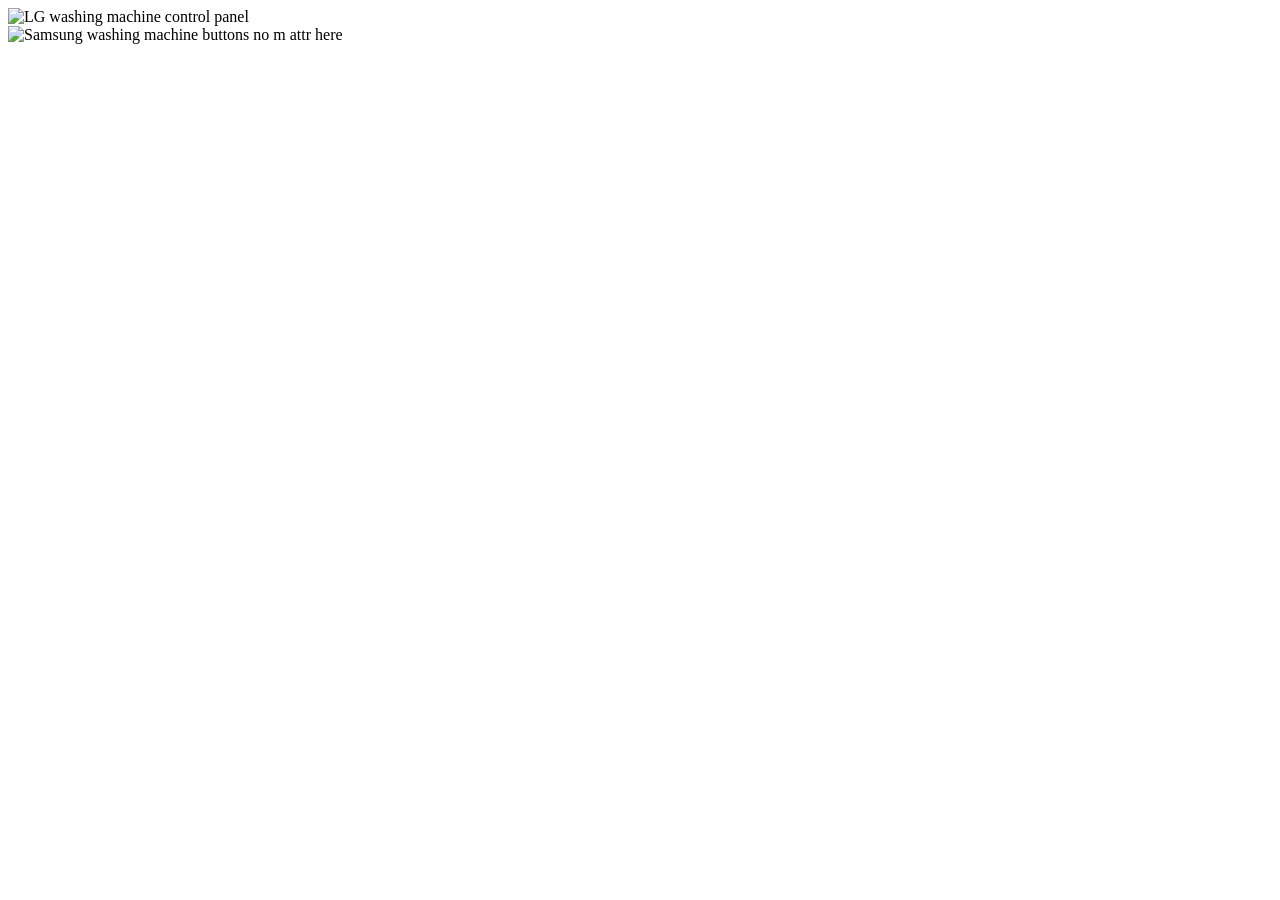
<file: apps/data-collector/tests/fixtures/bing_sample.html>
<html><body>
<a class="iusc" style="height:180px;width:345px" m="{&quot;murl&quot;:&quot;https://img.example.com/lg-panel.jpg&quot;,&quot;purl&quot;:&quot;https://shop.example.com/lg-washer&quot;,&quot;t&quot;:&quot;LG Washer Panel&quot;}"><div class="img_cont"><img alt="LG washing machine control panel" /></div></a>
<a class="iusc" style="height:180px;width:345px" m="{&quot;murl&quot;:&quot;https://img.example.com/samsung-panel.png&quot;,&quot;purl&quot;:&quot;https://shop.example.com/samsung-washer&quot;,&quot;t&quot;:&quot;Samsung Panel&quot;}"><img alt="Samsung washing machine buttons" /></a>
<a class="other">no m attr here</a>
</body></html>
</file>
<file: label_web/styles.css>
:root {
  color-scheme: light;
  --bg: #eef3f7;
  --surface: #ffffff;
  --ink: #172331;
  --muted: #64748b;
  --line: #cfdae5;
  --blue: #256fb3;
  --green: #16834a;
  --red: #cc3b3b;
  --amber: #c27803;
}

* {
  box-sizing: border-box;
}

body {
  margin: 0;
  background: var(--bg);
  color: var(--ink);
  font-family:
    Inter, ui-sans-serif, system-ui, -apple-system, BlinkMacSystemFont, "Segoe UI",
    sans-serif;
}

.topbar {
  display: flex;
  align-items: center;
  justify-content: space-between;
  gap: 16px;
  padding: 16px 20px;
  background: var(--surface);
  border-bottom: 1px solid var(--line);
}

.eyebrow {
  color: var(--blue);
  font-size: 12px;
  font-weight: 800;
  letter-spacing: 1.6px;
  text-transform: uppercase;
}

h1,
h2 {
  margin: 0;
}

h1 {
  font-size: 24px;
}

h2 {
  font-size: 15px;
}

button,
select,
input,
textarea {
  font: inherit;
}

button,
.fileButton {
  border: 1px solid var(--line);
  background: #f8fafc;
  color: var(--ink);
  border-radius: 7px;
  padding: 9px 12px;
  font-weight: 750;
  cursor: pointer;
}

button:hover,
.fileButton:hover {
  border-color: #9fb2c5;
  background: #ffffff;
}

.actions,
.toolbar,
.exportActions {
  display: flex;
  flex-wrap: wrap;
  gap: 8px;
}

.fileButton input {
  display: none;
}

.layout {
  display: grid;
  grid-template-columns: minmax(0, 1fr) 430px;
  gap: 16px;
  padding: 16px;
}

.workspace,
.panel {
  background: var(--surface);
  border: 1px solid var(--line);
  border-radius: 8px;
}

.toolbar {
  align-items: center;
  padding: 12px;
  border-bottom: 1px solid var(--line);
}

.toolbar select {
  min-width: 150px;
}

.canvasShell {
  position: relative;
  min-height: 640px;
  overflow: auto;
  background:
    linear-gradient(45deg, #d8e2eb 25%, transparent 25%),
    linear-gradient(-45deg, #d8e2eb 25%, transparent 25%),
    linear-gradient(45deg, transparent 75%, #d8e2eb 75%),
    linear-gradient(-45deg, transparent 75%, #d8e2eb 75%);
  background-size: 20px 20px;
  background-position:
    0 0,
    0 10px,
    10px -10px,
    -10px 0;
}

canvas {
  display: block;
  min-width: 960px;
  min-height: 640px;
}

.emptyState {
  position: absolute;
  inset: 0;
  display: grid;
  place-items: center;
  padding: 40px;
  text-align: center;
  color: var(--muted);
  font-weight: 750;
  pointer-events: none;
}

.side {
  display: flex;
  flex-direction: column;
  gap: 12px;
}

.panel {
  padding: 14px;
}

.panelHeader {
  display: flex;
  align-items: center;
  justify-content: space-between;
  gap: 10px;
  margin-bottom: 10px;
}

.grid2,
.grid3 {
  display: grid;
  gap: 10px;
}

.grid2 {
  grid-template-columns: 1fr 1fr;
}

.grid3 {
  grid-template-columns: 1.4fr 0.6fr 1fr;
}

label {
  display: flex;
  flex-direction: column;
  gap: 5px;
  margin-top: 10px;
  color: var(--muted);
  font-size: 12px;
  font-weight: 800;
}

input,
select,
textarea {
  width: 100%;
  border: 1px solid var(--line);
  border-radius: 7px;
  padding: 9px 10px;
  background: #ffffff;
  color: var(--ink);
}

textarea {
  resize: vertical;
}

.boxReadout {
  display: grid;
  gap: 8px;
  margin-top: 12px;
}

.boxReadout div {
  display: grid;
  grid-template-columns: 48px 1fr;
  gap: 8px;
  align-items: center;
}

.boxReadout span {
  color: var(--muted);
  font-size: 12px;
  font-weight: 800;
}

code,
.singleReadout {
  display: block;
  padding: 8px;
  overflow: auto;
  border-radius: 6px;
  background: #eef4fa;
  color: #1f3d5a;
  font-family: "SFMono-Regular", Consolas, "Liberation Mono", monospace;
  font-size: 12px;
}

.singleReadout {
  margin-top: 10px;
}

.buttonList {
  display: flex;
  flex-direction: column;
  gap: 8px;
  max-height: 260px;
  overflow: auto;
}

.buttonItem {
  display: grid;
  grid-template-columns: 1fr auto;
  gap: 8px;
  align-items: center;
  padding: 9px;
  border: 1px solid var(--line);
  border-radius: 7px;
  background: #f8fafc;
}

.buttonItem.active {
  border-color: var(--blue);
  box-shadow: 0 0 0 2px rgba(37, 111, 179, 0.14);
}

.buttonMeta {
  min-width: 0;
}

.buttonMeta strong,
.buttonMeta span {
  display: block;
  overflow: hidden;
  text-overflow: ellipsis;
  white-space: nowrap;
}

.buttonMeta span {
  color: var(--muted);
  font-size: 12px;
}

#exportOutput {
  margin-top: 10px;
  min-height: 220px;
  font-family: "SFMono-Regular", Consolas, "Liberation Mono", monospace;
  font-size: 12px;
}

@media (max-width: 1100px) {
  .layout {
    grid-template-columns: 1fr;
  }

  .side {
    order: -1;
  }
}

@media (max-width: 680px) {
  .topbar {
    align-items: flex-start;
    flex-direction: column;
  }

  .layout {
    padding: 10px;
  }

  .grid2,
  .grid3 {
    grid-template-columns: 1fr;
  }
}
</file>
